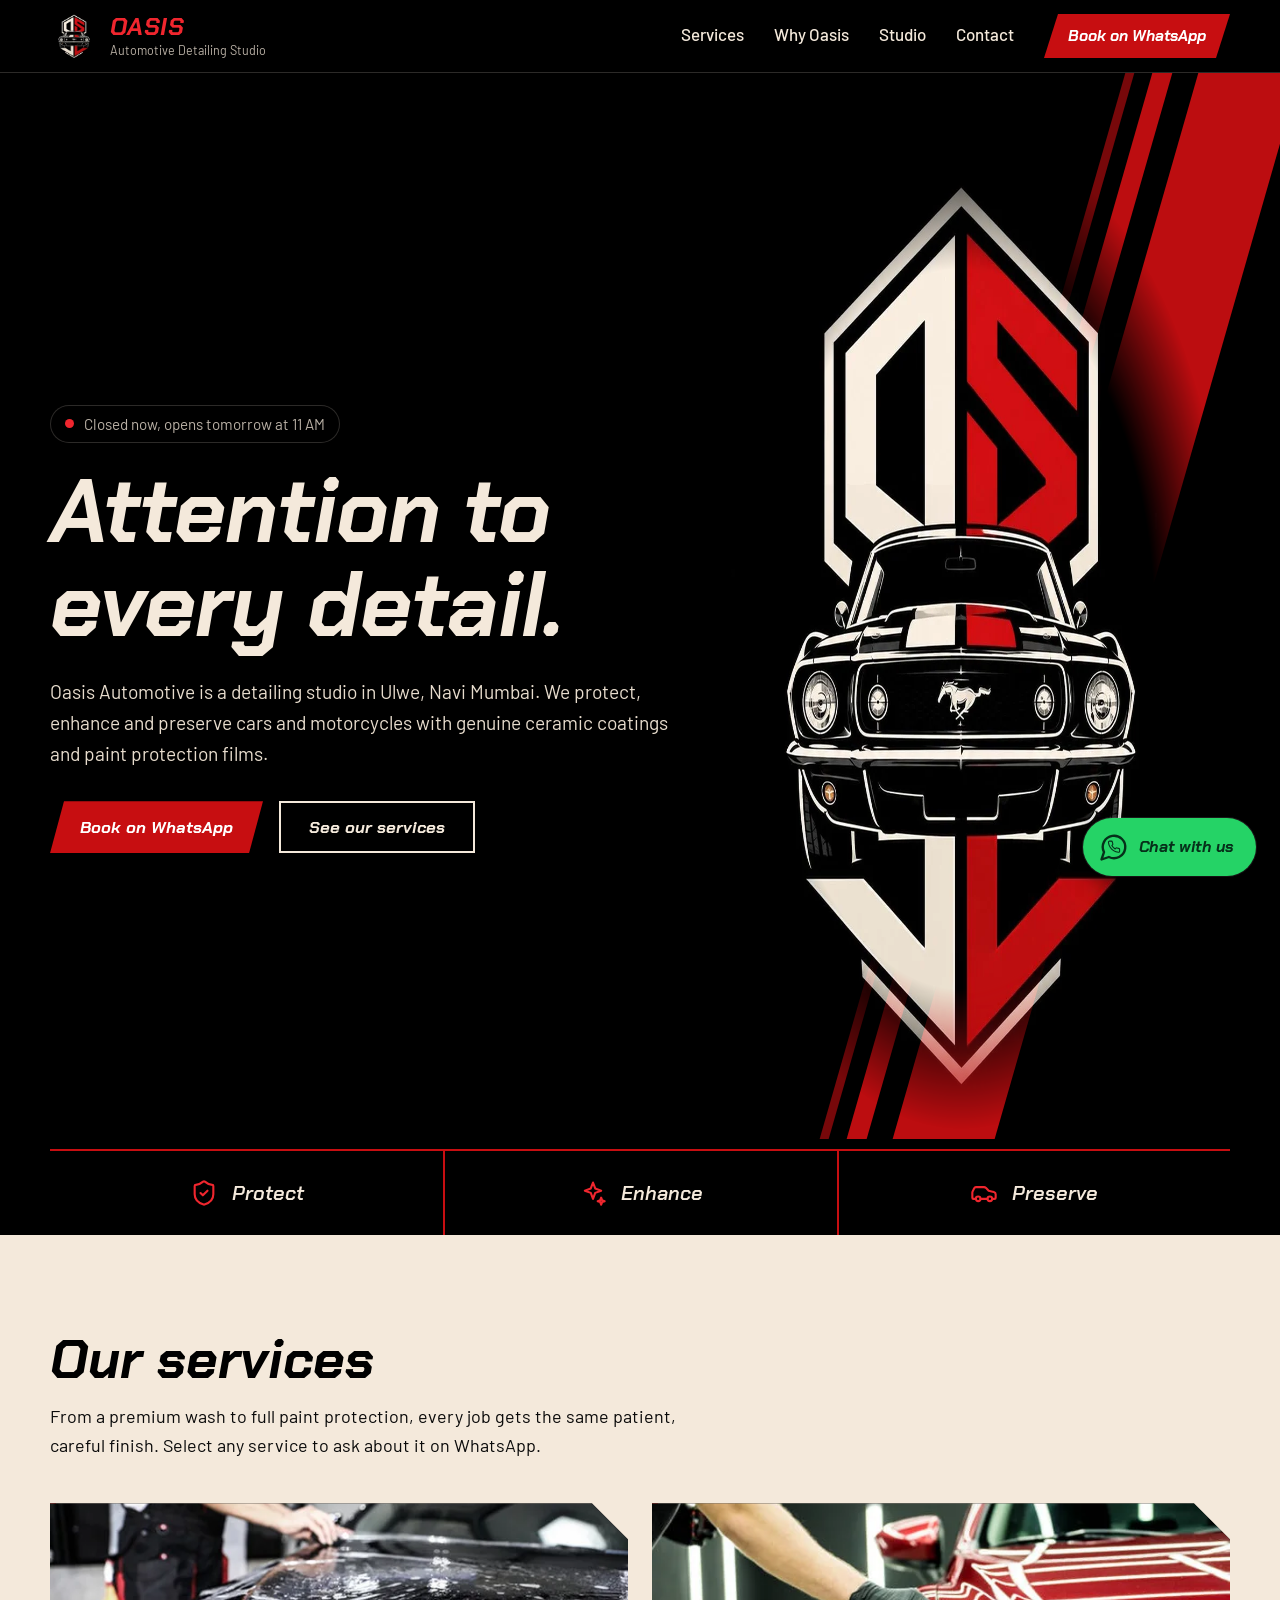
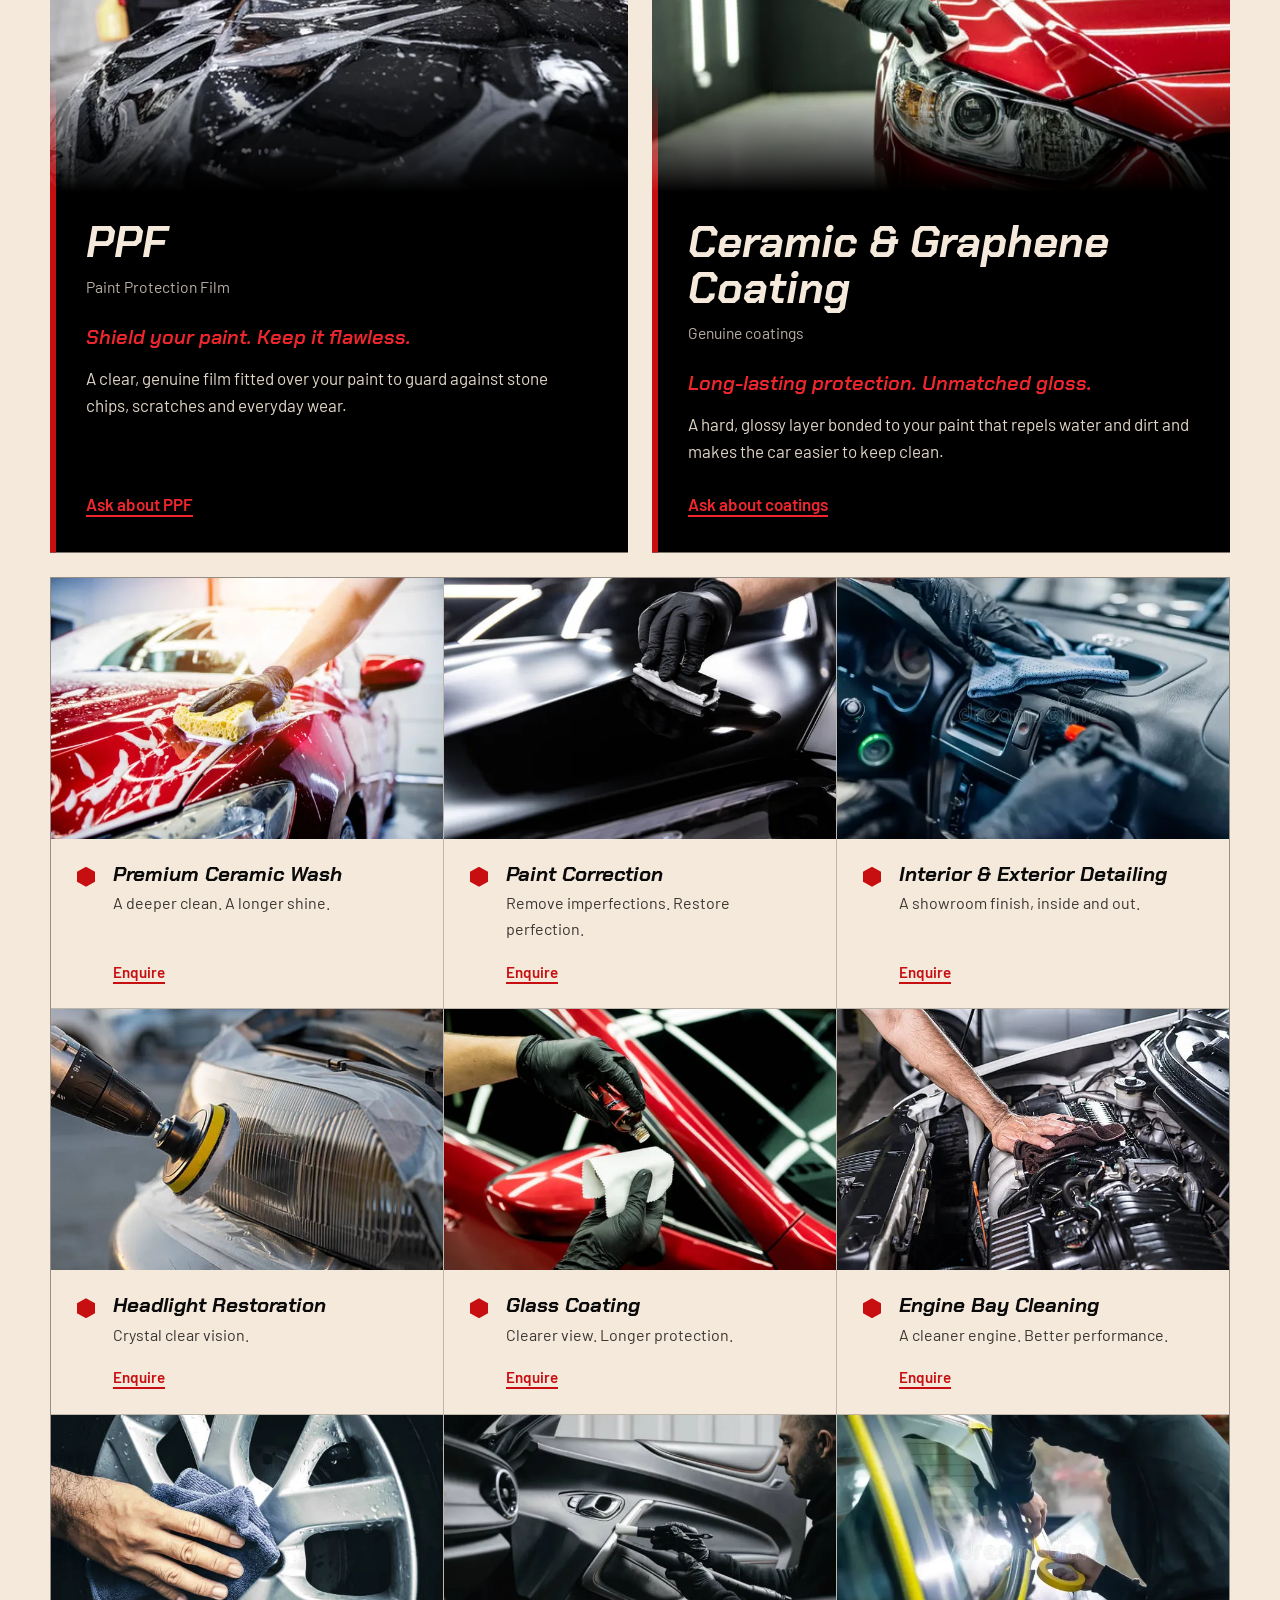
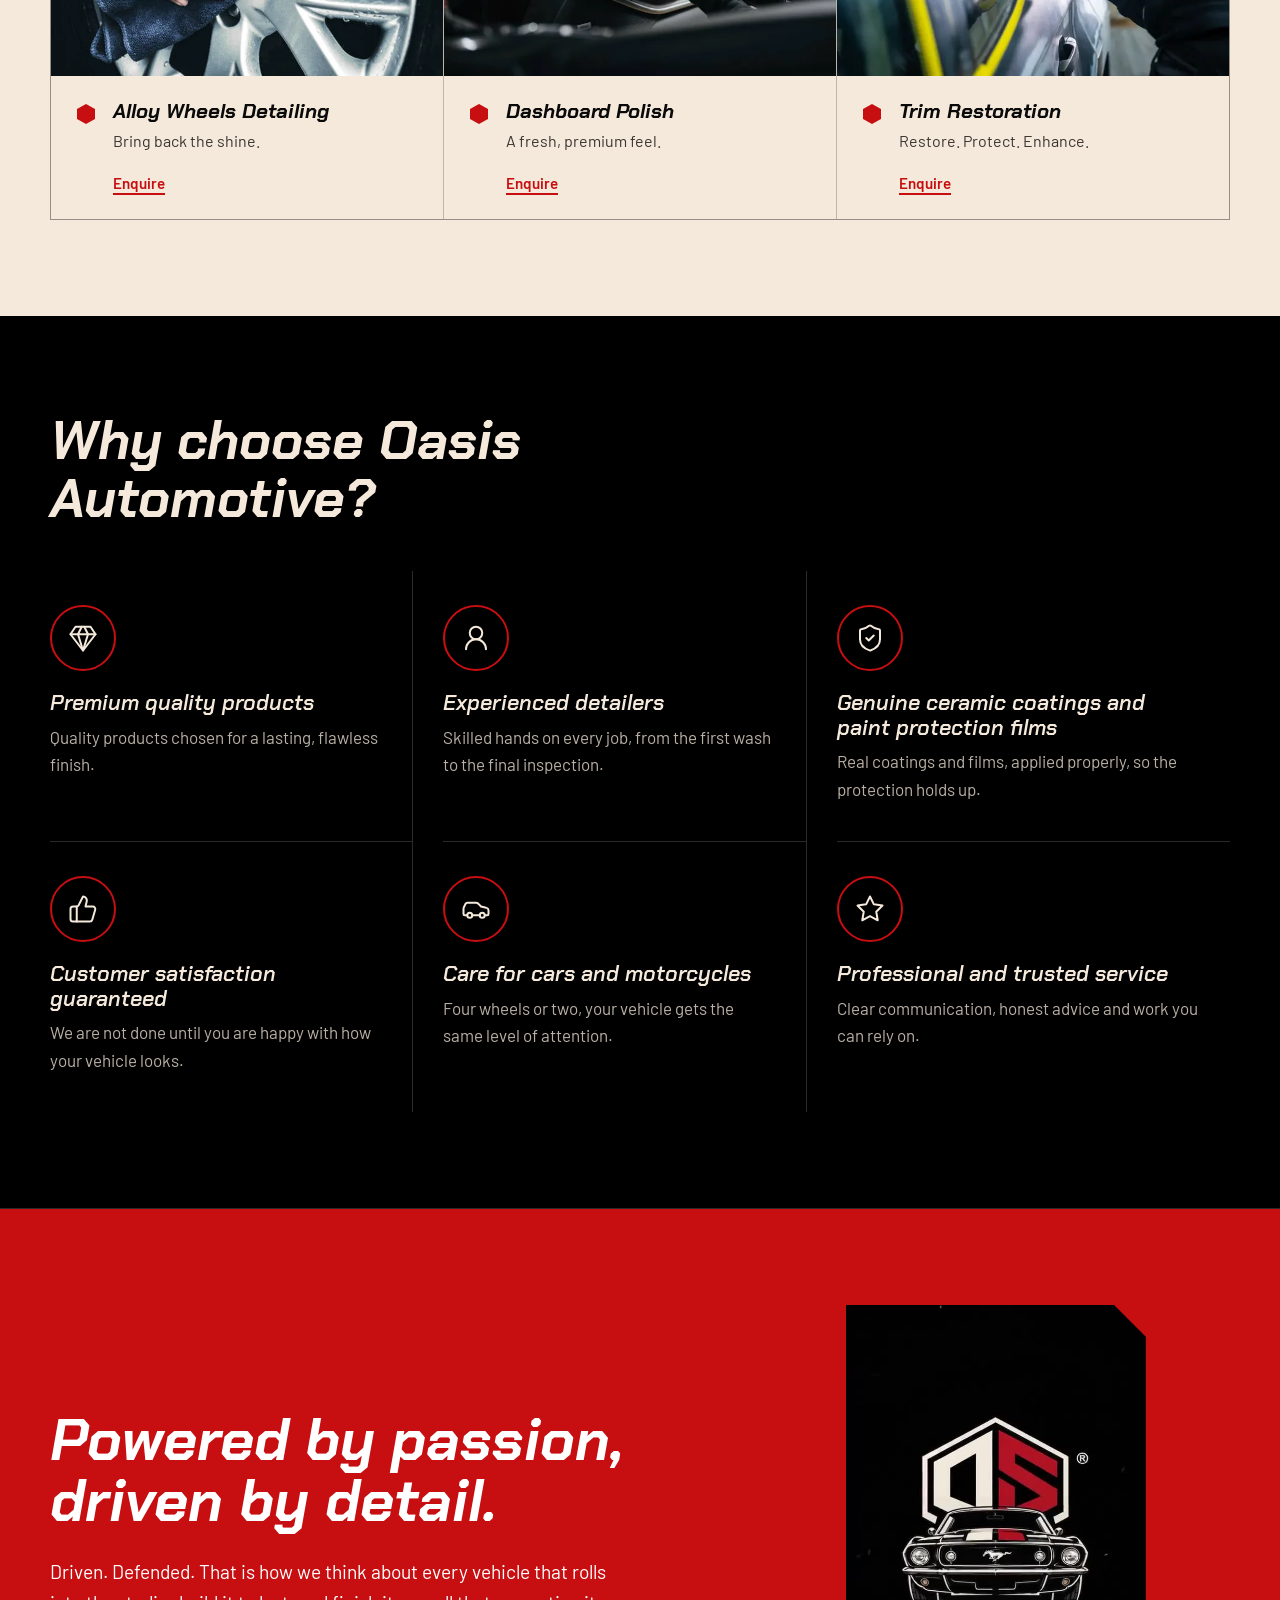
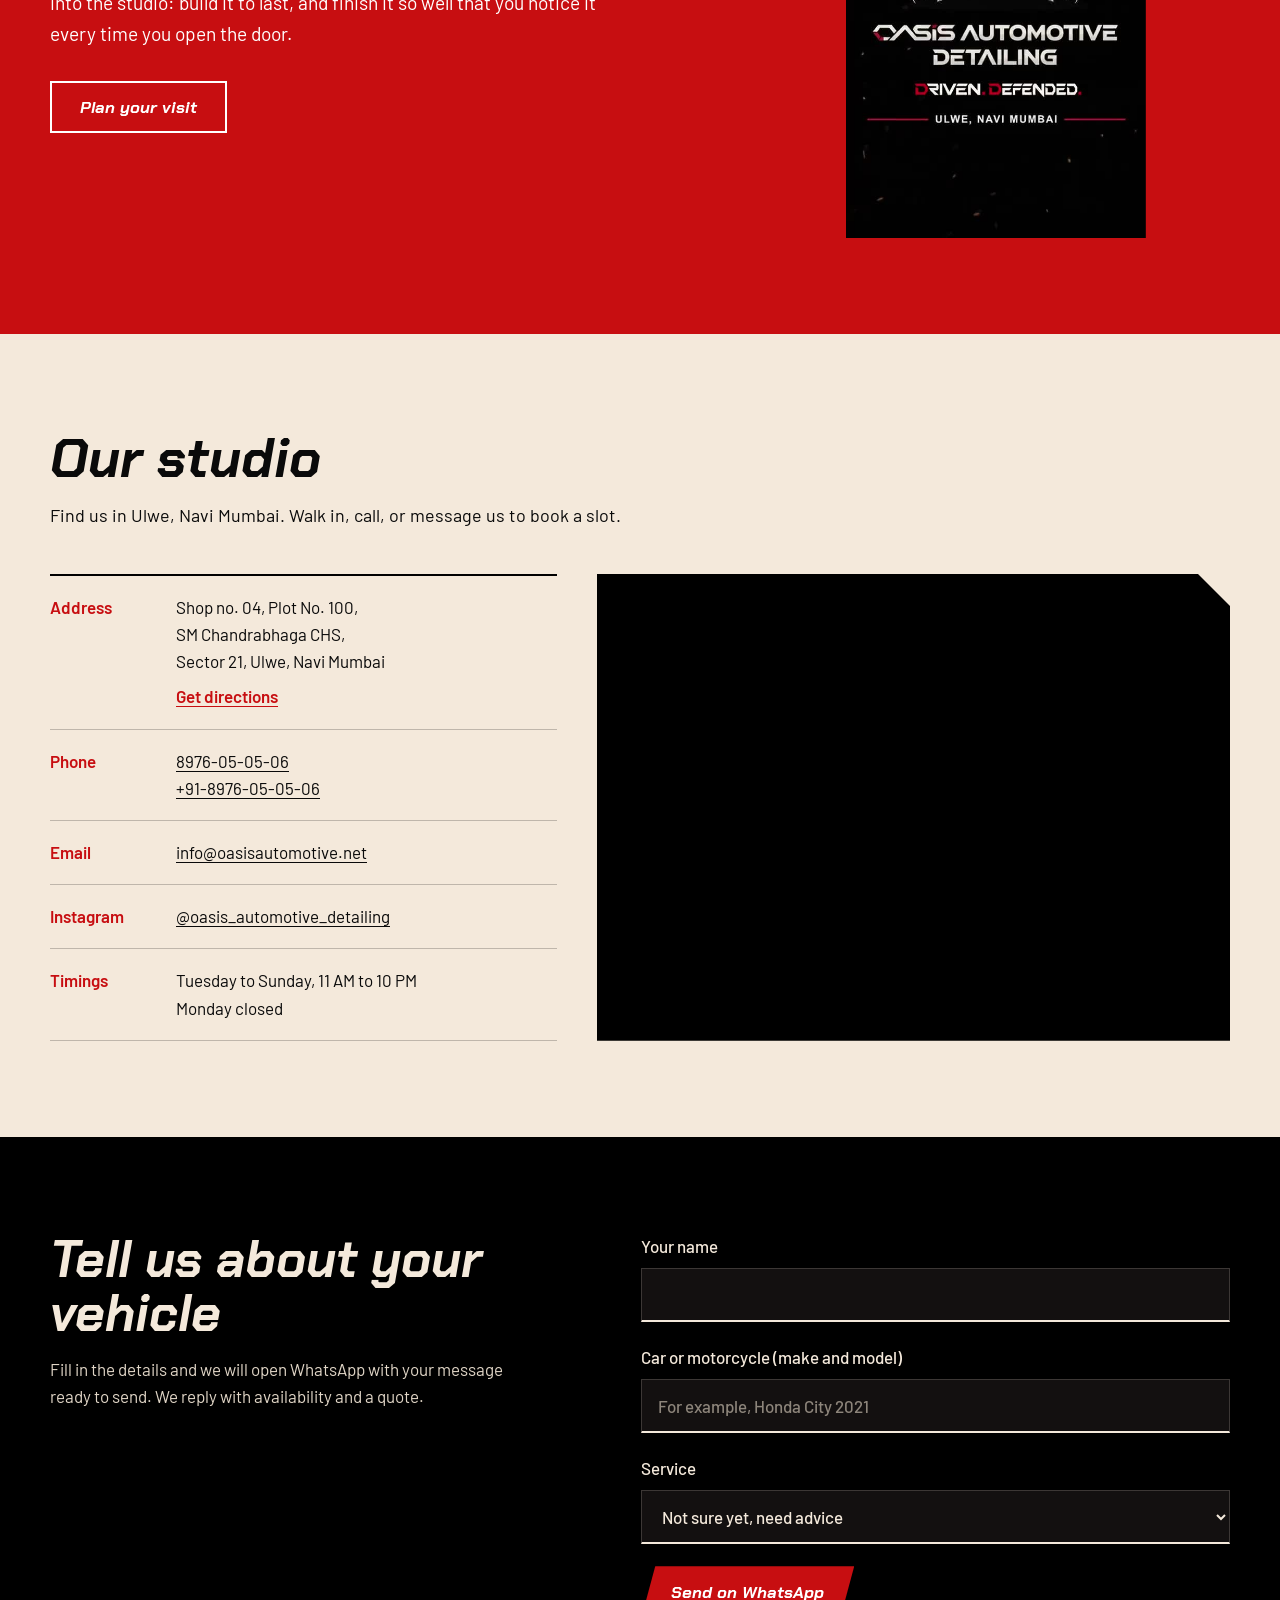
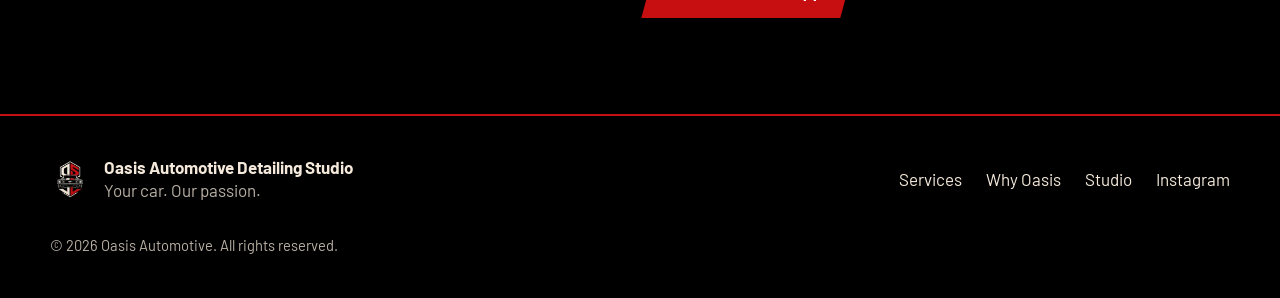
<file: index.html>
<!DOCTYPE html>
<html lang="en">
<head>
<meta charset="utf-8">
<meta name="viewport" content="width=device-width, initial-scale=1">
<title>Oasis Automotive Detailing Studio | PPF, Ceramic Coating &amp; Car Detailing in Ulwe, Navi Mumbai</title>
<meta name="description" content="Oasis Automotive is a car and motorcycle detailing studio in Ulwe, Navi Mumbai. Paint protection film, ceramic and graphene coating, paint correction, premium ceramic wash and more.">
<meta name="theme-color" content="#000000">
<link rel="canonical" href="https://ecomaura.github.io/oasisauto/">

<meta property="og:type" content="website">
<meta property="og:title" content="Oasis Automotive Detailing Studio, Ulwe, Navi Mumbai">
<meta property="og:description" content="Driven. Defended. PPF, ceramic and graphene coating, paint correction and complete car detailing.">
<meta property="og:image" content="https://ecomaura.github.io/oasisauto/assets/og-image.jpg">
<meta property="og:url" content="https://ecomaura.github.io/oasisauto/">
<meta name="twitter:card" content="summary_large_image">

<link rel="icon" href="favicon.ico" sizes="48x48">
<link rel="icon" type="image/png" sizes="32x32" href="assets/icon-32.png">
<link rel="apple-touch-icon" href="assets/icon-180.png">

<link rel="preconnect" href="https://fonts.googleapis.com">
<link rel="preconnect" href="https://fonts.gstatic.com" crossorigin>
<link href="https://fonts.googleapis.com/css2?family=Barlow:wght@400;500;600&family=Chakra+Petch:ital,wght@0,600;0,700;1,600;1,700&display=swap" rel="stylesheet">
<link rel="stylesheet" href="css/style.css">

<script type="application/ld+json">
{
  "@context": "https://schema.org",
  "@type": "AutoRepair",
  "name": "Oasis Automotive Detailing Studio",
  "image": "https://ecomaura.github.io/oasisauto/assets/og-image.jpg",
  "url": "https://ecomaura.github.io/oasisauto/",
  "telephone": "+918976050506",
  "email": "info@oasisautomotive.net",
  "slogan": "Driven. Defended.",
  "address": {
    "@type": "PostalAddress",
    "streetAddress": "Shop no. 04, Plot No. 100, SM Chandrabhaga CHS, Sector 21",
    "addressLocality": "Ulwe, Navi Mumbai",
    "addressCountry": "IN"
  },
  "openingHoursSpecification": [{
    "@type": "OpeningHoursSpecification",
    "dayOfWeek": ["Tuesday","Wednesday","Thursday","Friday","Saturday","Sunday"],
    "opens": "11:00",
    "closes": "22:00"
  }],
  "sameAs": ["https://www.instagram.com/oasis_automotive_detailing"]
}
</script>
</head>

<body>
<a class="skip" href="#main">Skip to content</a>

<header class="site-header" id="top">
  <div class="wrap bar">
    <a class="brand" href="#top" aria-label="Oasis Automotive Detailing Studio, home">
      <img src="assets/logo-mark.webp" width="48" height="48" alt="">
      <span class="brand-text">
        <span class="brand-name">Oasis</span>
        <span class="brand-sub">Automotive Detailing Studio</span>
      </span>
    </a>

    <button class="menu-btn" aria-expanded="false" aria-controls="nav">
      <span class="sr">Menu</span><i></i><i></i><i></i>
    </button>

    <nav id="nav" class="nav" aria-label="Main">
      <a href="#services">Services</a>
      <a href="#why">Why Oasis</a>
      <a href="#studio">Studio</a>
      <a href="#contact">Contact</a>
      <a class="btn btn-red btn-sm" data-wa href="https://wa.me/918976050506">Book on WhatsApp</a>
    </nav>
  </div>
</header>

<main id="main">

<!-- HERO -->
<section class="hero">
  <div class="hero-stripes" aria-hidden="true"><i></i><i></i><i></i></div>
  <div class="wrap hero-grid">
    <div class="hero-copy">
      <p class="status" id="status" aria-live="polite"><span class="dot"></span><span id="status-text">Tue to Sun, 11 AM to 10 PM</span></p>
      <h1>Attention to every detail.</h1>
      <p class="lead">Oasis Automotive is a detailing studio in Ulwe, Navi Mumbai. We protect, enhance and preserve cars and motorcycles with genuine ceramic coatings and paint protection films.</p>
      <div class="cta-row">
        <a class="btn btn-red" data-wa href="https://wa.me/918976050506">Book on WhatsApp</a>
        <a class="btn btn-ghost" href="#services">See our services</a>
      </div>
    </div>
    <div class="hero-art">
      <picture>
        <source media="(max-width: 820px)" srcset="assets/logo-compact.webp" width="879" height="900">
        <img src="assets/logo-vertical.webp" width="1000" height="1000" alt="Oasis Automotive logo: the letters O and S in a hexagon above a classic muscle car" fetchpriority="high">
      </picture>
    </div>
  </div>

  <div class="wrap">
    <ul class="pillars" aria-label="What we do">
      <li><svg viewBox="0 0 24 24" aria-hidden="true"><path d="M20 13c0 5-3.5 7.5-7.66 8.95a1 1 0 0 1-.67-.01C7.5 20.5 4 18 4 13V6a1 1 0 0 1 1-1c2 0 4.5-1.2 6.24-2.72a1.17 1.17 0 0 1 1.52 0C14.51 3.81 17 5 19 5a1 1 0 0 1 1 1z"/><path d="m9 12 2 2 4-4"/></svg>Protect</li>
      <li><svg viewBox="0 0 24 24" aria-hidden="true"><path d="M12 3l1.9 5.1L19 10l-5.1 1.9L12 17l-1.9-5.1L5 10l5.1-1.9z"/><path d="M19 16l.8 2.2L22 19l-2.2.8L19 22l-.8-2.2L16 19l2.2-.8z"/></svg>Enhance</li>
      <li><svg viewBox="0 0 24 24" aria-hidden="true"><path d="M19 17h2c.6 0 1-.4 1-1v-3c0-.9-.7-1.7-1.5-1.9C18.7 10.6 16 10 16 10s-1.3-1.4-2.2-2.3c-.5-.4-1.1-.7-1.8-.7H5c-.6 0-1.1.4-1.4.9l-1.4 2.9A3.7 3.7 0 0 0 2 12v4c0 .6.4 1 1 1h2"/><circle cx="7" cy="17" r="2"/><circle cx="17" cy="17" r="2"/><path d="M9 17h6"/></svg>Preserve</li>
    </ul>
  </div>
</section>

<!-- SERVICES -->
<section class="services" id="services">
  <div class="wrap">
    <div class="section-head">
      <h2>Our services</h2>
      <p>From a premium wash to full paint protection, every job gets the same patient, careful finish. Select any service to ask about it on WhatsApp.</p>
    </div>

    <div class="flagships">
      <a class="flag" data-service="PPF (Paint Protection Film)" href="https://wa.me/918976050506"><img class="thumb" src="assets/services/ppf.webp" width="640" height="427" alt="" loading="lazy">
        <h3>PPF</h3>
        <p class="flag-sub">Paint Protection Film</p>
        <p class="flag-tag">Shield your paint. Keep it flawless.</p>
        <p class="flag-body">A clear, genuine film fitted over your paint to guard against stone chips, scratches and everyday wear.</p>
        <span class="enquire">Ask about PPF</span>
      </a>
      <a class="flag" data-service="Ceramic & Graphene Coating" href="https://wa.me/918976050506"><img class="thumb" src="assets/services/ceramic-graphene.webp" width="640" height="427" alt="" loading="lazy">
        <h3>Ceramic &amp; Graphene Coating</h3>
        <p class="flag-sub">Genuine coatings</p>
        <p class="flag-tag">Long-lasting protection. Unmatched gloss.</p>
        <p class="flag-body">A hard, glossy layer bonded to your paint that repels water and dirt and makes the car easier to keep clean.</p>
        <span class="enquire">Ask about coatings</span>
      </a>
    </div>

    <ul class="svc-list">
      <li><a data-service="Premium Ceramic Wash" href="https://wa.me/918976050506"><img class="thumb" src="assets/services/ceramic-wash.webp" width="640" height="427" alt="" loading="lazy"><span class="hex"></span><span class="svc-name">Premium Ceramic Wash</span><span class="svc-tag">A deeper clean. A longer shine.</span><span class="enquire">Enquire</span></a></li>
      <li><a data-service="Paint Correction" href="https://wa.me/918976050506"><img class="thumb" src="assets/services/paint-correction.webp" width="640" height="427" alt="" loading="lazy"><span class="hex"></span><span class="svc-name">Paint Correction</span><span class="svc-tag">Remove imperfections. Restore perfection.</span><span class="enquire">Enquire</span></a></li>
      <li><a data-service="Interior & Exterior Detailing" href="https://wa.me/918976050506"><img class="thumb" src="assets/services/interior-exterior.webp" width="640" height="427" alt="" loading="lazy"><span class="hex"></span><span class="svc-name">Interior &amp; Exterior Detailing</span><span class="svc-tag">A showroom finish, inside and out.</span><span class="enquire">Enquire</span></a></li>
      <li><a data-service="Headlight Restoration" href="https://wa.me/918976050506"><img class="thumb" src="assets/services/headlight.webp" width="640" height="427" alt="" loading="lazy"><span class="hex"></span><span class="svc-name">Headlight Restoration</span><span class="svc-tag">Crystal clear vision.</span><span class="enquire">Enquire</span></a></li>
      <li><a data-service="Glass Coating" href="https://wa.me/918976050506"><img class="thumb" src="assets/services/glass-coating.webp" width="640" height="427" alt="" loading="lazy"><span class="hex"></span><span class="svc-name">Glass Coating</span><span class="svc-tag">Clearer view. Longer protection.</span><span class="enquire">Enquire</span></a></li>
      <li><a data-service="Engine Bay Cleaning" href="https://wa.me/918976050506"><img class="thumb" src="assets/services/engine-bay.webp" width="640" height="427" alt="" loading="lazy"><span class="hex"></span><span class="svc-name">Engine Bay Cleaning</span><span class="svc-tag">A cleaner engine. Better performance.</span><span class="enquire">Enquire</span></a></li>
      <li><a data-service="Alloy Wheels Detailing" href="https://wa.me/918976050506"><img class="thumb" src="assets/services/alloy-wheels.webp" width="640" height="427" alt="" loading="lazy"><span class="hex"></span><span class="svc-name">Alloy Wheels Detailing</span><span class="svc-tag">Bring back the shine.</span><span class="enquire">Enquire</span></a></li>
      <li><a data-service="Dashboard Polish" href="https://wa.me/918976050506"><img class="thumb" src="assets/services/dashboard.webp" width="640" height="427" alt="" loading="lazy"><span class="hex"></span><span class="svc-name">Dashboard Polish</span><span class="svc-tag">A fresh, premium feel.</span><span class="enquire">Enquire</span></a></li>
      <li><a data-service="Trim Restoration" href="https://wa.me/918976050506"><img class="thumb" src="assets/services/trim.webp" width="640" height="427" alt="" loading="lazy"><span class="hex"></span><span class="svc-name">Trim Restoration</span><span class="svc-tag">Restore. Protect. Enhance.</span><span class="enquire">Enquire</span></a></li>
    </ul>
  </div>
</section>

<!-- WHY -->
<section class="why" id="why">
  <div class="wrap">
    <div class="section-head on-dark">
      <h2>Why choose Oasis Automotive?</h2>
    </div>
    <ul class="why-grid">
      <li>
        <span class="ico"><svg viewBox="0 0 24 24" aria-hidden="true"><path d="M6 3h12l4 6-10 13L2 9Z"/><path d="M11 3 8 9l4 13 4-13-3-6"/><path d="M2 9h20"/></svg></span>
        <h3>Premium quality products</h3>
        <p>Quality products chosen for a lasting, flawless finish.</p>
      </li>
      <li>
        <span class="ico"><svg viewBox="0 0 24 24" aria-hidden="true"><circle cx="12" cy="8" r="5"/><path d="M20 21a8 8 0 0 0-16 0"/></svg></span>
        <h3>Experienced detailers</h3>
        <p>Skilled hands on every job, from the first wash to the final inspection.</p>
      </li>
      <li>
        <span class="ico"><svg viewBox="0 0 24 24" aria-hidden="true"><path d="M20 13c0 5-3.5 7.5-7.66 8.95a1 1 0 0 1-.67-.01C7.5 20.5 4 18 4 13V6a1 1 0 0 1 1-1c2 0 4.5-1.2 6.24-2.72a1.17 1.17 0 0 1 1.52 0C14.51 3.81 17 5 19 5a1 1 0 0 1 1 1z"/><path d="m9 12 2 2 4-4"/></svg></span>
        <h3>Genuine ceramic coatings and paint protection films</h3>
        <p>Real coatings and films, applied properly, so the protection holds up.</p>
      </li>
      <li>
        <span class="ico"><svg viewBox="0 0 24 24" aria-hidden="true"><path d="M7 10v12"/><path d="M15 5.88 14 10h5.83a2 2 0 0 1 1.92 2.56l-2.33 8A2 2 0 0 1 17.5 22H4a2 2 0 0 1-2-2v-8a2 2 0 0 1 2-2h2.76a2 2 0 0 0 1.79-1.11L12 2a3.13 3.13 0 0 1 3 3.88Z"/></svg></span>
        <h3>Customer satisfaction guaranteed</h3>
        <p>We are not done until you are happy with how your vehicle looks.</p>
      </li>
      <li>
        <span class="ico"><svg viewBox="0 0 24 24" aria-hidden="true"><path d="M19 17h2c.6 0 1-.4 1-1v-3c0-.9-.7-1.7-1.5-1.9C18.7 10.6 16 10 16 10s-1.3-1.4-2.2-2.3c-.5-.4-1.1-.7-1.8-.7H5c-.6 0-1.1.4-1.4.9l-1.4 2.9A3.7 3.7 0 0 0 2 12v4c0 .6.4 1 1 1h2"/><circle cx="7" cy="17" r="2"/><circle cx="17" cy="17" r="2"/><path d="M9 17h6"/></svg></span>
        <h3>Care for cars and motorcycles</h3>
        <p>Four wheels or two, your vehicle gets the same level of attention.</p>
      </li>
      <li>
        <span class="ico"><svg viewBox="0 0 24 24" aria-hidden="true"><polygon points="12 2 15.09 8.26 22 9.27 17 14.14 18.18 21.02 12 17.77 5.82 21.02 7 14.14 2 9.27 8.91 8.26 12 2"/></svg></span>
        <h3>Professional and trusted service</h3>
        <p>Clear communication, honest advice and work you can rely on.</p>
      </li>
    </ul>
  </div>
</section>

<!-- BRAND STATEMENT -->
<section class="statement">
  <div class="wrap statement-grid">
    <div>
      <h2>Powered by passion,<br>driven by detail.</h2>
      <p>Driven. Defended. That is how we think about every vehicle that rolls into the studio: build it to last, and finish it so well that you notice it every time you open the door.</p>
      <a class="btn btn-ghost" href="#contact">Plan your visit</a>
    </div>
    <div class="reel">
      <video id="reel" muted loop playsinline preload="metadata" poster="assets/reel-poster.jpg" aria-label="Oasis Automotive animated logo">
        <source src="assets/brand-reel.mp4" type="video/mp4">
      </video>
    </div>
  </div>
</section>

<!-- STUDIO + CONTACT -->
<section class="studio" id="studio">
  <div class="wrap">
    <div class="section-head">
      <h2>Our studio</h2>
      <p>Find us in Ulwe, Navi Mumbai. Walk in, call, or message us to book a slot.</p>
    </div>

    <div class="studio-grid">
      <div class="info">
        <dl>
          <div>
            <dt>Address</dt>
            <dd>Shop no. 04, Plot No. 100,<br>SM Chandrabhaga CHS,<br>Sector 21, Ulwe, Navi Mumbai<br>
              <a class="text-link" href="https://www.google.com/maps/search/?api=1&amp;query=SM+Chandrabhaga+CHS+Sector+21+Ulwe+Navi+Mumbai" target="_blank" rel="noopener">Get directions</a></dd>
          </div>
          <div>
            <dt>Phone</dt>
            <dd><a href="tel:+918976050506">8976-05-05-06</a><br><a href="tel:+918976050506">+91-8976-05-05-06</a></dd>
          </div>
          <div>
            <dt>Email</dt>
            <dd><a href="mailto:info@oasisautomotive.net">info@oasisautomotive.net</a></dd>
          </div>
          <div>
            <dt>Instagram</dt>
            <dd><a href="https://www.instagram.com/oasis_automotive_detailing" target="_blank" rel="noopener">@oasis_automotive_detailing</a></dd>
          </div>
          <div>
            <dt>Timings</dt>
            <dd>Tuesday to Sunday, 11 AM to 10 PM<br>Monday closed</dd>
          </div>
        </dl>
      </div>

      <div class="map">
        <iframe title="Map showing Oasis Automotive in Ulwe, Navi Mumbai" loading="lazy" referrerpolicy="no-referrer-when-downgrade"
          src="https://www.google.com/maps?q=SM+Chandrabhaga+CHS,+Sector+21,+Ulwe,+Navi+Mumbai&amp;output=embed"></iframe>
      </div>
    </div>
  </div>
</section>

<section class="contact" id="contact">
  <div class="wrap contact-grid">
    <div>
      <h2>Tell us about your vehicle</h2>
      <p>Fill in the details and we will open WhatsApp with your message ready to send. We reply with availability and a quote.</p>
    </div>
    <form id="enquiry" class="form" novalidate>
      <label>Your name
        <input type="text" name="name" autocomplete="name" required>
      </label>
      <label>Car or motorcycle (make and model)
        <input type="text" name="vehicle" placeholder="For example, Honda City 2021" required>
      </label>
      <label>Service
        <select name="service">
          <option>Not sure yet, need advice</option>
          <option>PPF (Paint Protection Film)</option>
          <option>Ceramic &amp; Graphene Coating</option>
          <option>Premium Ceramic Wash</option>
          <option>Paint Correction</option>
          <option>Interior &amp; Exterior Detailing</option>
          <option>Headlight Restoration</option>
          <option>Glass Coating</option>
          <option>Engine Bay Cleaning</option>
          <option>Alloy Wheels Detailing</option>
          <option>Dashboard Polish</option>
          <option>Trim Restoration</option>
        </select>
      </label>
      <p class="form-error" id="form-error" role="alert" hidden>Please enter your name and your vehicle.</p>
      <button class="btn btn-red" type="submit">Send on WhatsApp</button>
    </form>
  </div>
</section>

</main>

<footer class="site-footer">
  <div class="wrap foot">
    <div class="foot-brand">
      <img src="assets/logo-mark.webp" width="40" height="40" alt="">
      <p><strong>Oasis Automotive Detailing Studio</strong><br>Your car. Our passion.</p>
    </div>
    <p class="foot-links">
      <a href="#services">Services</a>
      <a href="#why">Why Oasis</a>
      <a href="#studio">Studio</a>
      <a href="https://www.instagram.com/oasis_automotive_detailing" target="_blank" rel="noopener">Instagram</a>
    </p>
    <p class="copy">&copy; <span id="year">2026</span> Oasis Automotive. All rights reserved.</p>
  </div>
</footer>

<!-- Floating WhatsApp button -->
<a class="wa-float" data-wa href="https://wa.me/918976050506" aria-label="Chat with us on WhatsApp">
  <svg viewBox="0 0 24 24" aria-hidden="true"><path d="M7.9 20A9 9 0 1 0 4 16.1L2 22Z"/><g transform="translate(6.6 6.4) scale(.45)"><path d="M22 16.92v3a2 2 0 0 1-2.18 2 19.79 19.79 0 0 1-8.63-3.07 19.5 19.5 0 0 1-6-6 19.79 19.79 0 0 1-3.07-8.67A2 2 0 0 1 4.11 2h3a2 2 0 0 1 2 1.72 12.84 12.84 0 0 0 .7 2.81 2 2 0 0 1-.45 2.11L8.09 9.91a16 16 0 0 0 6 6l1.27-1.27a2 2 0 0 1 2.11-.45 12.84 12.84 0 0 0 2.81.7A2 2 0 0 1 22 16.92z"/></g></svg>
  <span>Chat with us</span>
</a>

<!-- Mobile quick actions -->
<div class="quickbar">
  <a href="tel:+918976050506">Call</a>
  <a class="qb-red" data-wa href="https://wa.me/918976050506">WhatsApp</a>
</div>

<script src="js/main.js"></script>
</body>
</html>
</file>
<file: css/style.css>
/* Oasis Automotive Detailing Studio
   Palette taken from the logo: black, signal red, bone. */

:root {
  --black: #000;
  --surface: #131010;
  --bone: #f4e9db;
  --red: #c70e11;
  --red-hot: #f0262e;
  --ash: #b9b0a5;
  --line: rgba(244, 233, 219, 0.18);
  --ink-line: rgba(0, 0, 0, 0.22);
  --font-display: "Chakra Petch", "Arial Narrow", system-ui, sans-serif;
  --font-body: "Barlow", system-ui, -apple-system, "Segoe UI", sans-serif;
  --wrap: 1180px;
  --header-h: 72px;
}

*, *::before, *::after { box-sizing: border-box; }
html { scroll-behavior: smooth; scroll-padding-top: calc(var(--header-h) + 12px); }
body {
  margin: 0;
  background: var(--black);
  color: var(--bone);
  font-family: var(--font-body);
  font-size: 1.0625rem;
  line-height: 1.6;
  -webkit-font-smoothing: antialiased;
}
img, video, svg { display: block; max-width: 100%; }
a { color: inherit; }
h1, h2, h3 { font-family: var(--font-display); font-style: italic; font-weight: 700; line-height: 1.05; margin: 0; }
p { margin: 0; }
ul { list-style: none; margin: 0; padding: 0; }

:focus-visible { outline: 3px solid var(--red-hot); outline-offset: 3px; }
.sr { position: absolute; width: 1px; height: 1px; overflow: hidden; clip: rect(0 0 0 0); white-space: nowrap; }
.skip {
  position: absolute; left: 12px; top: -60px; z-index: 100;
  background: var(--bone); color: #000; padding: 10px 16px; font-weight: 600; text-decoration: none;
}
.skip:focus { top: 12px; }

.wrap { width: min(var(--wrap), 100% - 40px); margin-inline: auto; }

/* Buttons */
.btn {
  display: inline-flex; align-items: center; justify-content: center;
  min-height: 52px; padding: 0 28px;
  font-family: var(--font-display); font-style: italic; font-weight: 700; font-size: 1.05rem;
  text-decoration: none; cursor: pointer; border: 2px solid transparent;
  clip-path: polygon(14px 0, 100% 0, calc(100% - 14px) 100%, 0 100%);
  transition: background-color .18s, color .18s, border-color .18s;
}
.btn-sm { min-height: 44px; padding: 0 22px; font-size: .98rem; }
.btn-red { background: var(--red); color: #fff; }
.btn-red:hover { background: var(--red-hot); }
.btn-ghost {
  background: transparent; color: var(--bone);
  border-color: var(--bone); clip-path: none;
}
.btn-ghost:hover { background: var(--bone); color: #000; }
.statement .btn-ghost { color: #fff; border-color: #fff; }
.statement .btn-ghost:hover { background: #fff; color: var(--red); }

/* Header */
.site-header {
  position: sticky; top: 0; z-index: 50;
  background: rgba(0, 0, 0, 0.92);
  backdrop-filter: blur(8px);
  border-bottom: 1px solid var(--line);
}
.bar { display: flex; align-items: center; justify-content: space-between; height: var(--header-h); }
.brand { display: flex; align-items: center; gap: 12px; text-decoration: none; }
.brand img { border-radius: 4px; }
.brand-text { display: flex; flex-direction: column; line-height: 1; }
.brand-name {
  font-family: var(--font-display); font-style: italic; font-weight: 700;
  font-size: 1.55rem; color: var(--red-hot); letter-spacing: .02em; text-transform: uppercase;
}
.brand-sub { font-size: .78rem; color: var(--ash); margin-top: 4px; }

.nav { display: flex; align-items: center; gap: 30px; }
.nav a:not(.btn) { text-decoration: none; font-weight: 500; padding: 6px 0; border-bottom: 2px solid transparent; }
.nav a:not(.btn):hover { border-bottom-color: var(--red-hot); }

.menu-btn { display: none; background: none; border: 0; padding: 12px; cursor: pointer; }
.menu-btn i { display: block; width: 26px; height: 2px; background: var(--bone); margin: 6px 0; transition: transform .2s, opacity .2s; }
.menu-btn[aria-expanded="true"] i:nth-child(2) { transform: translateY(8px) rotate(45deg); }
.menu-btn[aria-expanded="true"] i:nth-child(3) { opacity: 0; }
.menu-btn[aria-expanded="true"] i:nth-child(4) { transform: translateY(-8px) rotate(-45deg); }

/* Hero */
.hero { position: relative; overflow: hidden; padding-top: 56px; }
.hero-stripes { position: absolute; inset: 0 0 96px 0; overflow: hidden; pointer-events: none; }
.hero-stripes i {
  position: absolute; top: -10%; bottom: -10%; right: 0;
  transform: skewX(-16deg); transform-origin: top right;
  background: var(--red);
}
.hero-stripes i:nth-child(1) { width: 8vw; right: -4vw; opacity: .95; }
.hero-stripes i:nth-child(2) { width: 1.6vw; right: 6vw; opacity: .95; }
.hero-stripes i:nth-child(3) { width: .7vw; right: 9vw; opacity: .6; }
.hero-grid {
  position: relative;
  display: grid; grid-template-columns: 1.15fr 1fr; align-items: center; gap: 24px;
  min-height: min(640px, 76vh);
}
.hero-copy h1 { font-size: clamp(2.9rem, 7vw, 6rem); letter-spacing: -.01em; margin-bottom: 24px; }
.lead { font-size: 1.2rem; max-width: 34em; color: #e7dccd; margin-bottom: 32px; }
.cta-row { display: flex; flex-wrap: wrap; gap: 16px; }

.status {
  display: inline-flex; align-items: center; gap: 10px;
  font-size: .95rem; color: var(--ash); margin-bottom: 22px;
  padding: 6px 14px; border: 1px solid var(--line); border-radius: 100px; background: rgba(0,0,0,.6);
}
.status .dot { width: 9px; height: 9px; border-radius: 50%; background: var(--ash); }
.status.open .dot { background: #3ddc84; box-shadow: 0 0 0 4px rgba(61, 220, 132, .18); }
.status.closed .dot { background: var(--red-hot); }

.hero-art img {
  width: min(560px, 100%); margin-inline: auto;
  -webkit-mask-image: radial-gradient(closest-side, #000 72%, transparent 100%);
          mask-image: radial-gradient(closest-side, #000 72%, transparent 100%);
}

.pillars {
  position: relative;
  display: grid; grid-template-columns: repeat(3, 1fr);
  margin-top: 20px; border-top: 2px solid var(--red);
}
.pillars li {
  display: flex; align-items: center; justify-content: center; gap: 14px;
  padding: 26px 12px;
  font-family: var(--font-display); font-style: italic; font-weight: 600; font-size: 1.25rem;
}
.pillars li + li { border-left: 2px solid var(--red); }
.pillars svg { width: 28px; height: 28px; fill: none; stroke: var(--red-hot); stroke-width: 1.8; stroke-linecap: round; stroke-linejoin: round; flex: none; }

/* Section heads */
section { scroll-margin-top: var(--header-h); }
.section-head { max-width: 40rem; margin-bottom: 44px; }
.section-head h2 { font-size: clamp(2.2rem, 4.6vw, 3.4rem); margin-bottom: 14px; }
.section-head p { font-size: 1.12rem; }

/* Services */
.services { background: var(--bone); color: #0a0a0a; padding: 96px 0; }
.services .section-head h2 { color: #000; }

.flagships { display: grid; grid-template-columns: 1fr 1fr; gap: 24px; margin-bottom: 24px; }
.flag {
  position: relative; display: flex; flex-direction: column;
  background: #000; color: var(--bone); text-decoration: none;
  padding: 40px 36px 34px;
  clip-path: polygon(0 0, calc(100% - 36px) 0, 100% 36px, 100% 100%, 0 100%);
  transition: background-color .2s;
}
.flag::before { content: ""; position: absolute; left: 0; top: 0; bottom: 0; width: 6px; background: var(--red); }
.flag:hover { background: #1b1010; }
.flag .thumb {
  max-width: none; height: auto; width: calc(100% + 72px); margin: -40px -36px 28px; aspect-ratio: 2 / 1; object-fit: cover;
  -webkit-mask-image: linear-gradient(#000 62%, transparent 100%);
          mask-image: linear-gradient(#000 62%, transparent 100%);
}
.flag h3 { font-size: clamp(2rem, 3.4vw, 2.8rem); margin-bottom: 8px; }
.flag-sub { color: var(--ash); font-size: .98rem; margin-bottom: 22px; }
.flag-tag { font-family: var(--font-display); font-style: italic; font-weight: 600; font-size: 1.25rem; color: var(--red-hot); margin-bottom: 12px; }
.flag-body { color: #e0d5c6; max-width: 30em; margin-bottom: 26px; }
.enquire { margin-top: auto; font-weight: 600; color: var(--red-hot); text-decoration: underline; text-underline-offset: 4px; text-decoration-thickness: 2px; }

.svc-list {
  display: grid; grid-template-columns: repeat(3, 1fr); gap: 1px;
  background: var(--ink-line); border: 1px solid var(--ink-line);
}
.svc-list li { background: var(--bone); }
.svc-list a {
  position: relative; display: grid; grid-template-columns: 22px 1fr; column-gap: 14px; row-gap: 4px; grid-template-rows: auto auto 1fr auto;
  height: 100%; padding: 28px 26px 24px; text-decoration: none; color: #0a0a0a;
  transition: background-color .18s, color .18s;
}
.hex {
  grid-row: 2 / span 2; width: 18px; height: 20px; margin-top: 4px; background: var(--red);
  clip-path: polygon(50% 0, 100% 25%, 100% 75%, 50% 100%, 0 75%, 0 25%);
}
.svc-list .thumb { max-width: none; height: auto; grid-column: 1 / -1; width: calc(100% + 52px); margin: -28px -26px 20px; aspect-ratio: 3 / 2; object-fit: cover; }
.svc-name { grid-column: 2; grid-row: 2; font-family: var(--font-display); font-style: italic; font-weight: 700; font-size: 1.28rem; line-height: 1.15; }
.svc-tag { grid-column: 2; grid-row: 3; color: #3b3530; font-size: 1rem; }
.svc-list .enquire { grid-column: 2; grid-row: 4; align-self: end; margin-top: 14px; font-size: .95rem; color: var(--red); }
.svc-list a:hover { background: #000; color: var(--bone); }
.svc-list a:hover .svc-tag { color: #d9cfc1; }
.svc-list a:hover .enquire { color: var(--red-hot); }

/* Why */
.why { padding: 96px 0; border-bottom: 1px solid var(--line); }
.why-grid { display: grid; grid-template-columns: repeat(3, 1fr); }
.why-grid li { padding: 34px 30px 38px 0; margin-right: 30px; border-right: 1px solid var(--line); }
.why-grid li:nth-child(3n) { border-right: 0; margin-right: 0; }
.why-grid li:nth-child(n+4) { border-top: 1px solid var(--line); }
.ico {
  display: grid; place-items: center; width: 66px; height: 66px; margin-bottom: 20px;
  border: 2px solid var(--red); border-radius: 50%;
}
.ico svg { width: 30px; height: 30px; fill: none; stroke: var(--bone); stroke-width: 1.6; stroke-linecap: round; stroke-linejoin: round; }
.why-grid h3 { font-size: 1.35rem; margin-bottom: 8px; font-weight: 600; line-height: 1.15; }
.why-grid p { color: var(--ash); max-width: 24em; }

/* Statement */
.statement { background: var(--red); color: #fff; padding: 96px 0; overflow: hidden; }
.statement-grid { display: grid; grid-template-columns: 1.4fr 1fr; align-items: center; gap: 56px; }
.statement h2 { font-size: clamp(2.3rem, 4.6vw, 3.8rem); margin-bottom: 24px; }
.statement p { font-size: 1.2rem; max-width: 30em; margin-bottom: 32px; }
.reel {
  justify-self: center; width: min(300px, 100%); aspect-ratio: 9 / 16; background: #000;
  clip-path: polygon(0 0, calc(100% - 32px) 0, 100% 32px, 100% 100%, 0 100%);
}
.reel video { width: 100%; height: 100%; object-fit: cover; }

/* Studio */
.studio { background: var(--bone); color: #0a0a0a; padding: 96px 0; }
.studio-grid { display: grid; grid-template-columns: 1fr 1.25fr; gap: 40px; align-items: stretch; }
.info dl { margin: 0; border-top: 2px solid #000; }
.info dl > div { display: grid; grid-template-columns: 110px 1fr; gap: 16px; padding: 18px 0; border-bottom: 1px solid var(--ink-line); }
.info dt { font-weight: 600; color: var(--red); }
.info dd { margin: 0; }
.info a { text-underline-offset: 3px; }
.text-link { display: inline-block; margin-top: 8px; font-weight: 600; color: var(--red); }
.map { min-height: 380px; background: #000; clip-path: polygon(0 0, calc(100% - 32px) 0, 100% 32px, 100% 100%, 0 100%); }
.map iframe { width: 100%; height: 100%; min-height: 380px; border: 0; filter: grayscale(.85) contrast(1.05); }

/* Contact */
.contact { padding: 96px 0; }
.contact-grid { display: grid; grid-template-columns: 1fr 1.1fr; gap: 56px; align-items: start; }
.contact h2 { font-size: clamp(2.2rem, 4.4vw, 3.2rem); margin-bottom: 16px; }
.contact p { color: #e0d5c6; max-width: 28em; }
.form { display: grid; gap: 22px; }
.form label { display: grid; gap: 8px; font-weight: 500; }
.form input, .form select {
  width: 100%; height: 54px; padding: 0 16px;
  background: var(--surface); color: var(--bone);
  border: 1px solid var(--line); border-bottom: 2px solid var(--bone); border-radius: 0;
  font: inherit;
}
.form input::placeholder { color: #8d857b; }
.form input:focus, .form select:focus { outline: 3px solid var(--red-hot); outline-offset: 2px; }
.form .btn { justify-self: start; }
.form-error { color: #ff7a7f; font-weight: 500; }

/* Footer */
.site-footer { border-top: 2px solid var(--red); padding: 40px 0; }
.foot { display: flex; flex-wrap: wrap; align-items: center; justify-content: space-between; gap: 24px; }
.foot-brand { display: flex; align-items: center; gap: 14px; line-height: 1.35; }
.foot-brand img { border-radius: 4px; }
.foot-brand p { color: var(--ash); }
.foot-brand strong { color: var(--bone); }
.foot-links { display: flex; gap: 24px; flex-wrap: wrap; }
.foot-links a { text-decoration: none; }
.foot-links a:hover { text-decoration: underline; text-underline-offset: 4px; }
.copy { width: 100%; color: var(--ash); font-size: .92rem; padding-top: 8px; }


/* Floating WhatsApp button (desktop and tablet; phones use the bottom bar) */
.wa-float {
  position: fixed; right: 24px; bottom: 24px; z-index: 55;
  display: inline-flex; align-items: center; gap: 10px;
  height: 58px; padding: 0 22px 0 16px; border-radius: 100px;
  background: #25d366; color: #06301a; text-decoration: none;
  font-family: var(--font-display); font-style: italic; font-weight: 700; font-size: 1rem;
  box-shadow: 0 6px 22px rgba(0, 0, 0, .55), 0 0 0 1px rgba(255, 255, 255, .12);
  transition: background-color .18s, transform .18s;
}
.wa-float:hover { background: #3be07c; transform: translateY(-2px); }
.wa-float svg { width: 30px; height: 30px; fill: none; stroke: #06301a; stroke-width: 1.9; stroke-linecap: round; stroke-linejoin: round; flex: none; }
@media (max-width: 1100px) {
  .wa-float { padding: 0; width: 58px; justify-content: center; }
  .wa-float span { position: absolute; width: 1px; height: 1px; overflow: hidden; clip: rect(0 0 0 0); white-space: nowrap; }
}
@media (max-width: 600px) { .wa-float { display: none; } }

/* Mobile quick actions */
.quickbar { display: none; }

/* One orchestrated entrance, hero only */
@media (prefers-reduced-motion: no-preference) {
  .hero-stripes i { animation: stripe-in .9s cubic-bezier(.2,.7,.2,1) both; }
  .hero-stripes i:nth-child(2) { animation-delay: .08s; }
  .hero-stripes i:nth-child(3) { animation-delay: .16s; }
  .hero-copy > * { animation: rise .7s cubic-bezier(.2,.7,.2,1) both; }
  .hero-copy > :nth-child(2) { animation-delay: .1s; }
  .hero-copy > :nth-child(3) { animation-delay: .2s; }
  .hero-copy > :nth-child(4) { animation-delay: .3s; }
  .hero-art img { animation: art-in 1s .15s cubic-bezier(.2,.7,.2,1) both; }
}
@keyframes stripe-in { from { transform: translateX(40vw) skewX(-16deg); } }
@keyframes rise { from { opacity: 0; transform: translateY(18px); } }
@keyframes art-in { from { opacity: 0; transform: scale(.94); } }

/* Responsive */
@media (max-width: 980px) {
  .svc-list { grid-template-columns: repeat(2, 1fr); }
  .why-grid { grid-template-columns: repeat(2, 1fr); }
  .why-grid li, .why-grid li:nth-child(3n) { margin-right: 0; padding-right: 24px; border-right: 0; }
  .why-grid li:nth-child(2n+1) { border-right: 1px solid var(--line); margin-right: 24px; }
  .why-grid li:nth-child(n+3) { border-top: 1px solid var(--line); }
  .studio-grid, .contact-grid { grid-template-columns: 1fr; }
}

@media (max-width: 820px) {
  .menu-btn { display: block; margin-right: -12px; }
  .nav {
    position: absolute; left: 0; right: 0; top: var(--header-h);
    flex-direction: column; align-items: stretch; gap: 0;
    background: #000; border-bottom: 1px solid var(--line);
    padding: 8px 20px 24px; display: none;
  }
  .nav.open { display: flex; }
  .nav a:not(.btn) { padding: 16px 0; border-bottom: 1px solid var(--line); font-size: 1.1rem; }
  .nav .btn { margin-top: 20px; }

  .hero { padding-top: 32px; }
  .hero-grid { grid-template-columns: 1fr; min-height: 0; }
  .hero-art { order: -1; }
  .hero-art img { width: min(230px, 62%); height: auto; margin: 0 auto -8px; -webkit-mask-image: radial-gradient(ellipse closest-side, #000 80%, transparent 100%); mask-image: radial-gradient(ellipse closest-side, #000 80%, transparent 100%); }
  .hero-stripes i:nth-child(1) { width: 18vw; }
  .hero-stripes i:nth-child(2) { right: 17vw; width: 4vw; }
  .hero-stripes { bottom: auto; height: 290px; -webkit-mask-image: linear-gradient(#000 60%, transparent); mask-image: linear-gradient(#000 60%, transparent); }
  .hero-stripes i:nth-child(3) { display: none; }
  .flagships { grid-template-columns: 1fr; }
  .statement-grid { grid-template-columns: 1fr; gap: 40px; }
  .services, .why, .statement, .studio, .contact { padding: 72px 0; }
}

@media (max-width: 600px) {
  body { font-size: 1rem; padding-bottom: 64px; }
  .brand-sub { display: none; }
  .svc-list { grid-template-columns: 1fr; }
  .svc-list .thumb { aspect-ratio: 16 / 9; }
  .flag .thumb { width: calc(100% + 52px); margin: -32px -26px 24px; }
  .why-grid { grid-template-columns: 1fr; }
  .why-grid li, .why-grid li:nth-child(n) { margin-right: 0; padding: 28px 0; border-right: 0; }
  .why-grid li + li { border-top: 1px solid var(--line); }
  .pillars li { flex-direction: column; gap: 8px; font-size: 1.05rem; padding: 20px 6px; }
  .info dl > div { grid-template-columns: 1fr; gap: 4px; }
  .flag { padding: 32px 26px 28px; }
  .cta-row .btn { flex: 1 1 100%; }
  .form .btn { justify-self: stretch; }

  .quickbar {
    position: fixed; left: 0; right: 0; bottom: 0; z-index: 60;
    display: grid; grid-template-columns: 1fr 1fr;
    background: #000; border-top: 1px solid var(--line);
    padding-bottom: env(safe-area-inset-bottom, 0);
  }
  .quickbar a {
    display: grid; place-items: center; min-height: 56px; text-decoration: none;
    font-family: var(--font-display); font-style: italic; font-weight: 700; font-size: 1.05rem;
  }
  .quickbar .qb-red { background: var(--red); color: #fff; }
}
</file>
